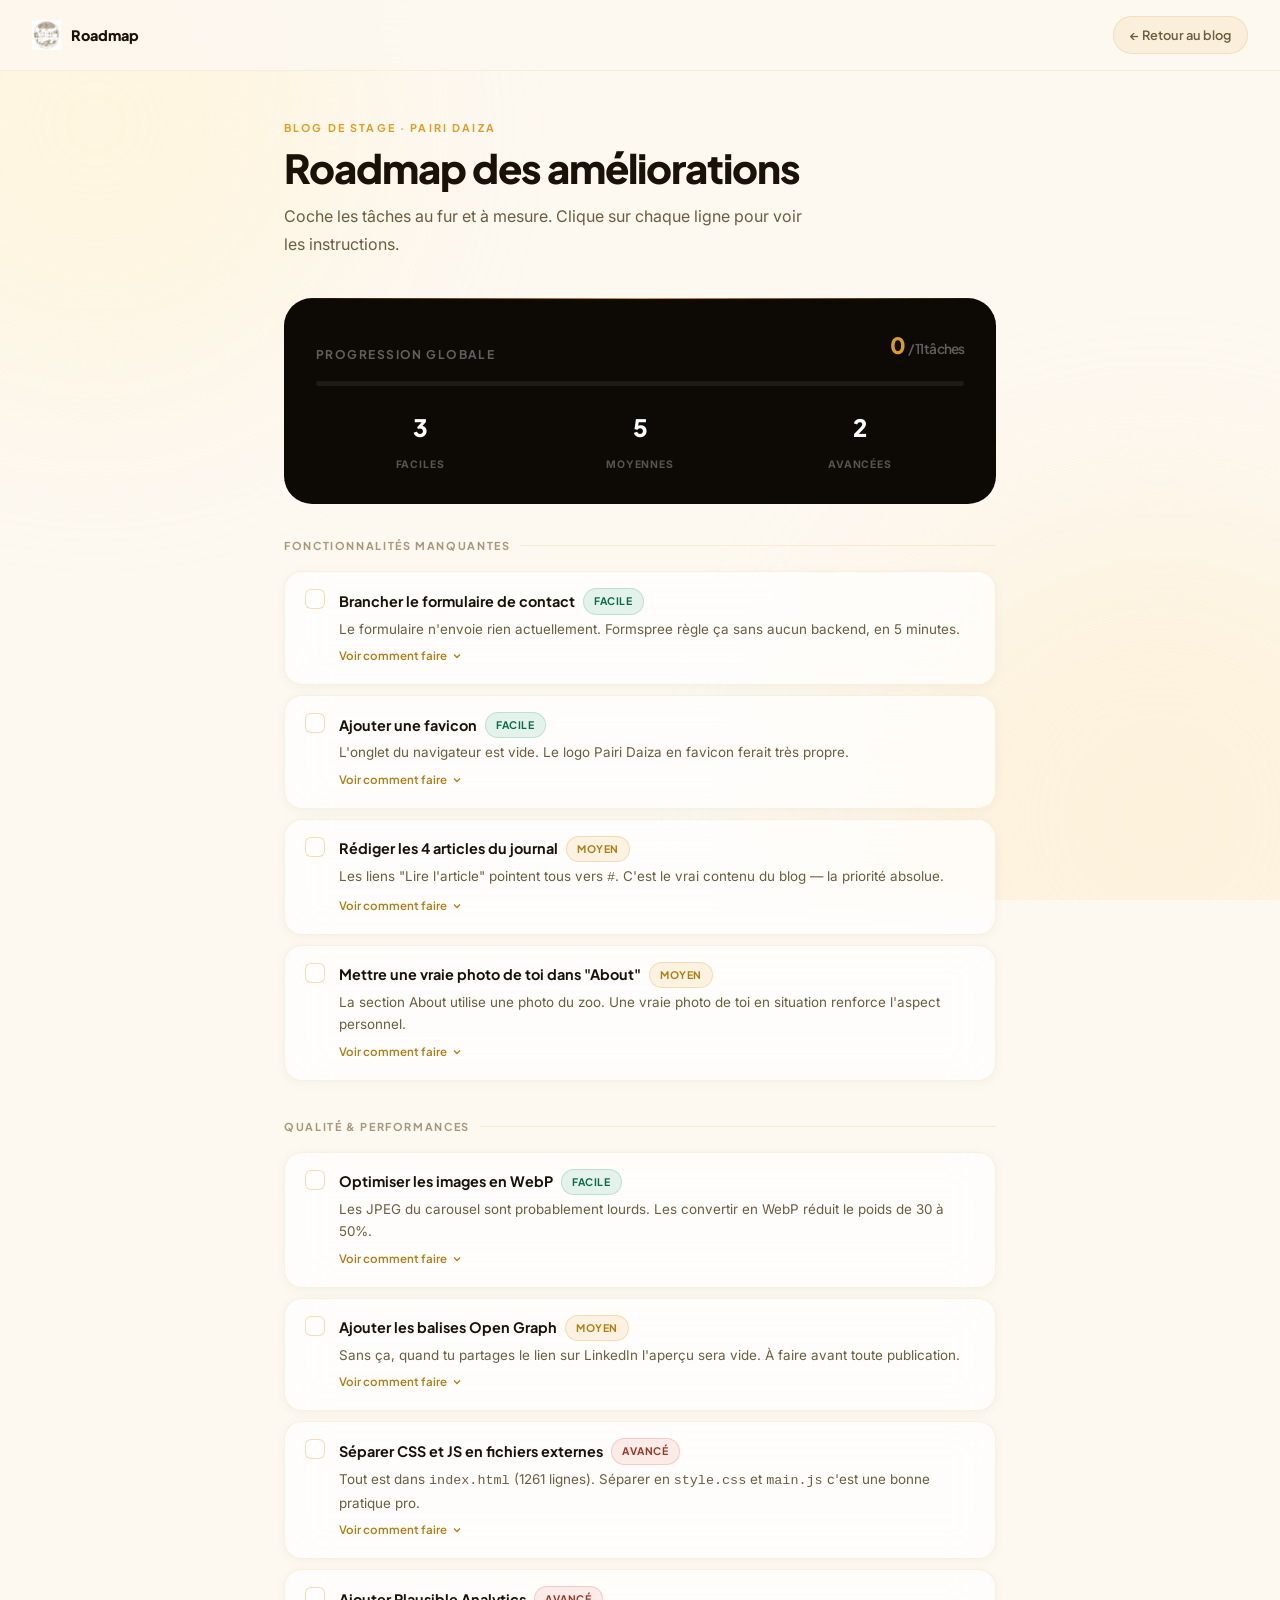
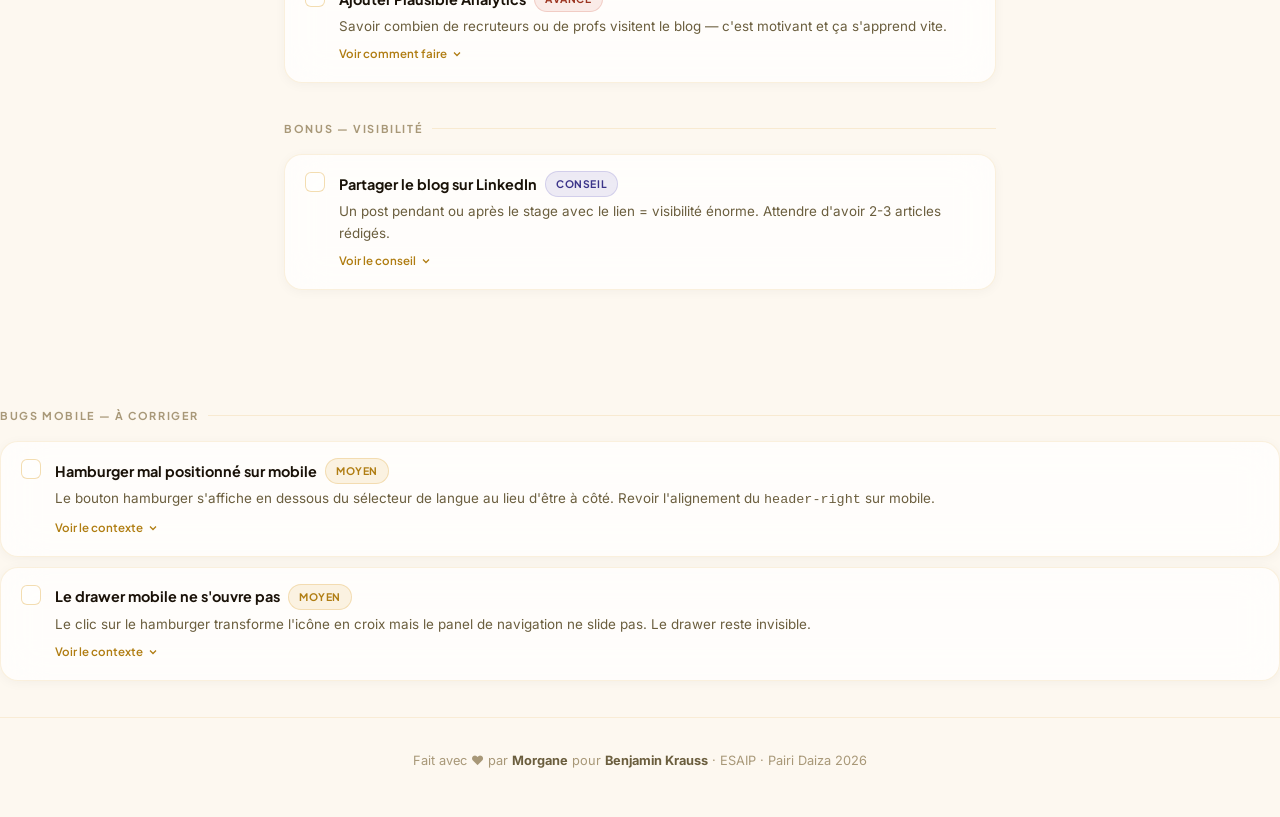
<file: roadmap.html>
<!DOCTYPE html>
<html lang="fr">
<head>
<meta charset="UTF-8" />
<meta name="viewport" content="width=device-width, initial-scale=1.0" />
<title>Roadmap — Blog de stage Pairi Daiza</title>
<link rel="preconnect" href="https://fonts.googleapis.com" />
<link rel="preconnect" href="https://fonts.gstatic.com" crossorigin />
<link href="https://fonts.googleapis.com/css2?family=Inter:wght@300;400;500&family=Plus+Jakarta+Sans:wght@400;600;700;800&display=swap" rel="stylesheet" />
<style>
:root {
  --gold: #DC9D23;
  --gold-dark: #b07d12;
  --gold-light: #e8b84b;
  --gold-dim: rgba(220,157,35,0.10);
  --ink: #1a1208;
  --muted: #6b5e3e;
  --faint: #a89878;
  --cream: #fdf8f0;
  --dark: #0d0a05;
  --glass: rgba(255,255,255,0.72);
  --glass-b: rgba(220,157,35,0.14);
  --font-h: 'Plus Jakarta Sans', system-ui, sans-serif;
  --font-b: 'Inter', system-ui, sans-serif;
  --r-sm: 10px;
  --r-md: 18px;
  --r-lg: 28px;
  --r-pill: 999px;
  --t: 0.35s cubic-bezier(0.16,1,0.3,1);
  --t-fast: 0.18s cubic-bezier(0.16,1,0.3,1);
}

*, *::before, *::after { box-sizing: border-box; margin: 0; padding: 0; }
html { scroll-behavior: smooth; font-size: 16px; }
body {
  font-family: var(--font-b);
  color: var(--ink);
  background: var(--cream);
  line-height: 1.75;
  overflow-x: hidden;
  -webkit-font-smoothing: antialiased;
}

h1,h2,h3,h4 { font-family: var(--font-h); letter-spacing: -0.025em; }
img { display: block; max-width: 100%; }
ul { list-style: none; }
a { color: inherit; text-decoration: none; }
button { font-family: inherit; border: none; background: none; cursor: pointer; }
::selection { background: var(--gold); color: #fff; }
:focus-visible { outline: 2px solid var(--gold); outline-offset: 3px; border-radius: 4px; }
::-webkit-scrollbar { width: 5px; }
::-webkit-scrollbar-track { background: var(--cream); }
::-webkit-scrollbar-thumb { background: #e8d5a8; border-radius: 5px; }
::-webkit-scrollbar-thumb:hover { background: var(--gold); }

/* BG */
.bg-mesh { position: fixed; inset: 0; z-index: -1; background: var(--cream); overflow: hidden; }
.blob { position: absolute; filter: blur(100px); opacity: 0.48; border-radius: 50%; animation: drift 22s infinite alternate cubic-bezier(0.4,0,0.2,1); }
.blob-1 { width: 500px; height: 500px; background: #fff3cd; top: -14%; left: -12%; }
.blob-2 { width: 600px; height: 600px; background: #fdecc8; bottom: -24%; right: -14%; animation-delay: -6s; }
@keyframes drift { 0% { transform: translate(0,0) scale(1); } 100% { transform: translate(60px,80px) scale(1.12); } }

/* HEADER */
.site-header {
  position: sticky; top: 0; z-index: 100;
  background: rgba(253,248,240,0.9); backdrop-filter: blur(24px);
  border-bottom: 1px solid rgba(220,157,35,0.12);
  padding: 1rem 2rem;
  display: flex; align-items: center; justify-content: space-between; gap: 1rem;
}
.header-left { display: flex; align-items: center; gap: 10px; }
.header-left img { height: 30px; }
.header-left span { font-family: var(--font-h); font-weight: 800; font-size: 0.9rem; color: var(--ink); }
.back-link {
  font-family: var(--font-h); font-size: 0.8rem; font-weight: 600;
  color: var(--muted); padding: 7px 16px; border-radius: var(--r-pill);
  border: 1px solid rgba(220,157,35,0.2); background: var(--gold-dim);
  transition: background var(--t-fast), color var(--t-fast);
}
.back-link:hover { background: rgba(220,157,35,0.18); color: var(--ink); }

/* LAYOUT */
.container { max-width: 760px; margin: 0 auto; padding: 3rem 1.5rem 5rem; }

/* HERO SECTION */
.page-hero { margin-bottom: 2.5rem; }
.page-eyebrow {
  font-family: var(--font-h); font-size: 0.67rem; font-weight: 700;
  letter-spacing: 0.2em; text-transform: uppercase; color: var(--gold);
  margin-bottom: 0.5rem;
}
.page-title { font-size: clamp(1.8rem, 4vw, 2.5rem); font-weight: 800; color: var(--ink); line-height: 1.1; margin-bottom: 0.75rem; }
.page-desc { color: var(--muted); font-size: 1rem; max-width: 520px; }

/* PROGRESS */
.progress-card {
  background: var(--dark); border-radius: var(--r-lg); padding: 1.75rem 2rem;
  margin-bottom: 2rem; position: relative; overflow: hidden;
}
.progress-card::before {
  content: ''; position: absolute; top: 0; left: 0; right: 0; height: 1px;
  background: linear-gradient(90deg, transparent, var(--gold), transparent);
}
.progress-top { display: flex; justify-content: space-between; align-items: flex-end; margin-bottom: 1rem; }
.progress-title { font-family: var(--font-h); font-size: 0.75rem; font-weight: 700; letter-spacing: 0.12em; text-transform: uppercase; color: rgba(255,255,255,0.35); }
.progress-count { font-family: var(--font-h); font-size: 1.4rem; font-weight: 800; color: var(--gold); letter-spacing: -0.04em; }
.progress-count span { font-size: 0.85rem; color: rgba(255,255,255,0.35); font-weight: 600; }
.progress-bar-wrap { background: rgba(255,255,255,0.07); border-radius: 999px; height: 5px; overflow: hidden; margin-bottom: 1.25rem; }
.progress-bar { height: 100%; border-radius: 999px; background: linear-gradient(90deg, var(--gold), var(--gold-light)); transition: width 0.5s cubic-bezier(0.16,1,0.3,1); width: 0%; }
.stats-row { display: grid; grid-template-columns: repeat(3, 1fr); gap: 0.75rem; }
.stat { text-align: center; }
.stat-num { font-family: var(--font-h); font-size: 1.5rem; font-weight: 800; color: #fff; display: block; letter-spacing: -0.04em; }
.stat-lbl { font-size: 0.65rem; font-weight: 700; letter-spacing: 0.08em; text-transform: uppercase; color: rgba(255,255,255,0.3); }

/* SECTIONS */
.section { margin-bottom: 2.25rem; }
.section-label {
  font-family: var(--font-h); font-size: 0.68rem; font-weight: 700;
  letter-spacing: 0.15em; text-transform: uppercase; color: var(--faint);
  display: flex; align-items: center; gap: 10px; margin-bottom: 1rem;
}
.section-label::after { content: ''; flex: 1; height: 1px; background: rgba(220,157,35,0.15); }

/* TASK */
.task {
  background: var(--glass); backdrop-filter: blur(20px);
  border: 1px solid var(--glass-b); border-radius: var(--r-md);
  margin-bottom: 0.625rem; overflow: hidden;
  transition: border-color var(--t), box-shadow var(--t);
  box-shadow: 0 2px 12px rgba(26,18,8,0.04);
}
.task:hover { border-color: rgba(220,157,35,0.3); box-shadow: 0 8px 28px rgba(26,18,8,0.08); }
.task.done { opacity: 0.55; }
.task.done .task-title { text-decoration: line-through; color: var(--faint); }

.task-header {
  display: flex; align-items: flex-start; gap: 14px;
  padding: 1rem 1.25rem; cursor: pointer;
}

/* CHECKBOX */
.checkbox {
  width: 20px; height: 20px; border-radius: 6px; flex-shrink: 0;
  border: 1.5px solid rgba(220,157,35,0.35);
  display: flex; align-items: center; justify-content: center;
  margin-top: 1px; transition: background var(--t-fast), border-color var(--t-fast);
  background: rgba(255,255,255,0.5);
}
.checkbox.checked { background: var(--gold); border-color: var(--gold); }
.checkbox svg { display: none; }
.checkbox.checked svg { display: block; }

.task-body { flex: 1; min-width: 0; }
.task-top { display: flex; align-items: center; gap: 8px; flex-wrap: wrap; margin-bottom: 3px; }
.task-title { font-family: var(--font-h); font-size: 0.9rem; font-weight: 700; color: var(--ink); }

/* BADGES */
.badge {
  font-size: 0.65rem; padding: 3px 10px; border-radius: var(--r-pill);
  font-family: var(--font-h); font-weight: 700; letter-spacing: 0.06em; text-transform: uppercase; flex-shrink: 0;
}
.badge-easy { background: rgba(29,158,117,0.12); color: #0a6b48; border: 1px solid rgba(29,158,117,0.2); }
.badge-medium { background: rgba(220,157,35,0.12); color: var(--gold-dark); border: 1px solid rgba(220,157,35,0.25); }
.badge-hard { background: rgba(200,60,40,0.09); color: #9c3521; border: 1px solid rgba(200,60,40,0.18); }
.badge-tip { background: rgba(83,74,183,0.1); color: #3c3489; border: 1px solid rgba(83,74,183,0.18); }

.task-desc { font-size: 0.84rem; color: var(--muted); line-height: 1.65; }
.task-toggle {
  font-size: 0.72rem; color: var(--gold-dark); font-family: var(--font-h); font-weight: 600;
  margin-top: 0.4rem; display: inline-flex; align-items: center; gap: 4px;
  transition: gap var(--t-fast);
}
.task-toggle svg { width: 12px; height: 12px; transition: transform var(--t-fast); }
.task-toggle.open svg { transform: rotate(180deg); }

/* EXPANDED */
.task-expanded {
  display: none; padding: 0 1.25rem 1rem 3.5rem;
}
.task-expanded.open { display: block; }
.expand-inner {
  padding: 1rem 1.1rem;
  background: rgba(255,255,255,0.55);
  border-radius: var(--r-sm);
  border-left: 2.5px solid var(--gold);
}
.expand-inner p { font-size: 0.84rem; color: var(--muted); line-height: 1.75; margin-bottom: 0.5rem; }
.expand-inner p:last-child { margin-bottom: 0; }
.expand-inner a { color: var(--gold-dark); text-decoration: underline; font-weight: 600; }
.expand-inner a:hover { color: var(--gold); }
.expand-inner code {
  font-family: 'Courier New', monospace; font-size: 0.78rem;
  background: rgba(220,157,35,0.08); padding: 2px 7px;
  border-radius: 5px; border: 1px solid rgba(220,157,35,0.2);
  color: var(--gold-dark); word-break: break-all;
}

/* FOOTER */
footer {
  text-align: center; padding: 2rem 1.5rem 3rem;
  border-top: 1px solid rgba(220,157,35,0.12); margin-top: 2rem;
}
footer p { font-size: 0.8rem; color: var(--faint); }
footer strong { color: var(--muted); }

@media (max-width: 600px) {
  .site-header { padding: 0.875rem 1.25rem; }
  .container { padding: 2rem 1rem 4rem; }
  .progress-card { padding: 1.25rem; }
  .task-header { padding: 0.875rem 1rem; }
  .task-expanded { padding: 0 1rem 0.875rem 1rem; }
}
</style>
</head>
<body>

<div class="bg-mesh" aria-hidden="true">
  <div class="blob blob-1"></div>
  <div class="blob blob-2"></div>
</div>

<header class="site-header">
  <div class="header-left">
    <img src="photo/logo.png" alt="Pairi Daiza" />
    <span>Roadmap</span>
  </div>
  <a href="index.html" class="back-link">← Retour au blog</a>
</header>

<div class="container">

  <div class="page-hero">
    <p class="page-eyebrow">Blog de stage · Pairi Daiza</p>
    <h1 class="page-title">Roadmap des améliorations</h1>
    <p class="page-desc">Coche les tâches au fur et à mesure. Clique sur chaque ligne pour voir les instructions.</p>
  </div>

  <!-- PROGRESS -->
  <div class="progress-card">
    <div class="progress-top">
      <span class="progress-title">Progression globale</span>
      <span class="progress-count" id="countDisplay">0 <span>/ 9 tâches</span></span>
    </div>
    <div class="progress-bar-wrap">
      <div class="progress-bar" id="progressBar"></div>
    </div>
    <div class="stats-row">
      <div class="stat"><span class="stat-num" id="s-easy">0</span><span class="stat-lbl">Faciles</span></div>
      <div class="stat"><span class="stat-num" id="s-medium">0</span><span class="stat-lbl">Moyennes</span></div>
      <div class="stat"><span class="stat-num" id="s-hard">0</span><span class="stat-lbl">Avancées</span></div>
    </div>
  </div>

  <!-- SECTION 1 -->
  <div class="section">
    <div class="section-label">Fonctionnalités manquantes</div>

    <div class="task" data-diff="easy" data-id="t1">
      <div class="task-header" onclick="toggleExpand('t1')">
        <div class="checkbox" id="cb-t1" onclick="toggleDone(event,'t1')">
          <svg viewBox="0 0 12 12" fill="none" stroke="#fff" stroke-width="2" stroke-linecap="round" stroke-linejoin="round"><polyline points="2 6 5 9 10 3"/></svg>
        </div>
        <div class="task-body">
          <div class="task-top">
            <span class="task-title">Brancher le formulaire de contact</span>
            <span class="badge badge-easy">Facile</span>
          </div>
          <p class="task-desc">Le formulaire n'envoie rien actuellement. Formspree règle ça sans aucun backend, en 5 minutes.</p>
          <span class="task-toggle" id="tg-t1">Voir comment faire <svg viewBox="0 0 24 24" fill="none" stroke="currentColor" stroke-width="2.5"><polyline points="6 9 12 15 18 9"/></svg></span>
        </div>
      </div>
      <div class="task-expanded" id="exp-t1">
        <div class="expand-inner">
          <p>1. Créer un compte gratuit sur <a href="https://formspree.io" target="_blank">formspree.io</a>.</p>
          <p>2. Créer un nouveau form → tu récupères un endpoint : <code>https://formspree.io/f/xabcdefg</code>.</p>
          <p>3. Dans <code>index.html</code>, modifier la balise form : <code>&lt;form action="https://formspree.io/f/TONID" method="POST"&gt;</code>.</p>
          <p>4. Supprimer le <code>novalidate</code> et le handler JS de submit — Formspree gère la redirection et l'email automatiquement.</p>
        </div>
      </div>
    </div>

    <div class="task" data-diff="easy" data-id="t2">
      <div class="task-header" onclick="toggleExpand('t2')">
        <div class="checkbox" id="cb-t2" onclick="toggleDone(event,'t2')">
          <svg viewBox="0 0 12 12" fill="none" stroke="#fff" stroke-width="2" stroke-linecap="round" stroke-linejoin="round"><polyline points="2 6 5 9 10 3"/></svg>
        </div>
        <div class="task-body">
          <div class="task-top">
            <span class="task-title">Ajouter une favicon</span>
            <span class="badge badge-easy">Facile</span>
          </div>
          <p class="task-desc">L'onglet du navigateur est vide. Le logo Pairi Daiza en favicon ferait très propre.</p>
          <span class="task-toggle" id="tg-t2">Voir comment faire <svg viewBox="0 0 24 24" fill="none" stroke="currentColor" stroke-width="2.5"><polyline points="6 9 12 15 18 9"/></svg></span>
        </div>
      </div>
      <div class="task-expanded" id="exp-t2">
        <div class="expand-inner">
          <p>Dans le <code>&lt;head&gt;</code> de <code>index.html</code>, ajouter :</p>
          <p><code>&lt;link rel="icon" type="image/png" href="photo/logo.png"&gt;</code></p>
          <p>Si le logo est sur fond blanc, générer une vraie <code>.ico</code> avec <a href="https://favicon.io" target="_blank">favicon.io</a> pour un meilleur rendu sur tous les navigateurs.</p>
        </div>
      </div>
    </div>

    <div class="task" data-diff="medium" data-id="t3">
      <div class="task-header" onclick="toggleExpand('t3')">
        <div class="checkbox" id="cb-t3" onclick="toggleDone(event,'t3')">
          <svg viewBox="0 0 12 12" fill="none" stroke="#fff" stroke-width="2" stroke-linecap="round" stroke-linejoin="round"><polyline points="2 6 5 9 10 3"/></svg>
        </div>
        <div class="task-body">
          <div class="task-top">
            <span class="task-title">Rédiger les 4 articles du journal</span>
            <span class="badge badge-medium">Moyen</span>
          </div>
          <p class="task-desc">Les liens "Lire l'article" pointent tous vers <code>#</code>. C'est le vrai contenu du blog — la priorité absolue.</p>
          <span class="task-toggle" id="tg-t3">Voir comment faire <svg viewBox="0 0 24 24" fill="none" stroke="currentColor" stroke-width="2.5"><polyline points="6 9 12 15 18 9"/></svg></span>
        </div>
      </div>
      <div class="task-expanded" id="exp-t3">
        <div class="expand-inner">
          <p><strong>Option simple</strong> : créer une page HTML par article (<code>article-glpi.html</code>, <code>article-zabbix.html</code>…) avec le même style CSS que le blog.</p>
          <p><strong>Option avancée</strong> : utiliser des modales — au clic, une overlay s'ouvre avec le contenu sans quitter la page.</p>
          <p>Structure suggérée pour chaque article : contexte du projet → problème rencontré → solution mise en place → ce que j'ai appris.</p>
          <p>Astuce : si tu bloques sur la rédaction, demande à Morgane de t'aider à structurer le contenu à partir de tes notes de stage.</p>
        </div>
      </div>
    </div>

    <div class="task" data-diff="medium" data-id="t4">
      <div class="task-header" onclick="toggleExpand('t4')">
        <div class="checkbox" id="cb-t4" onclick="toggleDone(event,'t4')">
          <svg viewBox="0 0 12 12" fill="none" stroke="#fff" stroke-width="2" stroke-linecap="round" stroke-linejoin="round"><polyline points="2 6 5 9 10 3"/></svg>
        </div>
        <div class="task-body">
          <div class="task-top">
            <span class="task-title">Mettre une vraie photo de toi dans "About"</span>
            <span class="badge badge-medium">Moyen</span>
          </div>
          <p class="task-desc">La section About utilise une photo du zoo. Une vraie photo de toi en situation renforce l'aspect personnel.</p>
          <span class="task-toggle" id="tg-t4">Voir comment faire <svg viewBox="0 0 24 24" fill="none" stroke="currentColor" stroke-width="2.5"><polyline points="6 9 12 15 18 9"/></svg></span>
        </div>
      </div>
      <div class="task-expanded" id="exp-t4">
        <div class="expand-inner">
          <p>Remplacer <code>photo/entrezoom.png</code> dans la section <code>.about-img-wrap</code> par ta photo.</p>
          <p>Format recommandé : orienté portrait, environ <code>400×500px</code>, JPEG compressé à 80%.</p>
          <p>Une photo en situation (au bureau ou dans le parc) est plus percutante qu'un fond neutre. Évite les selfies.</p>
        </div>
      </div>
    </div>

  </div>

  <!-- SECTION 2 -->
  <div class="section">
    <div class="section-label">Qualité & performances</div>

    <div class="task" data-diff="easy" data-id="t5">
      <div class="task-header" onclick="toggleExpand('t5')">
        <div class="checkbox" id="cb-t5" onclick="toggleDone(event,'t5')">
          <svg viewBox="0 0 12 12" fill="none" stroke="#fff" stroke-width="2" stroke-linecap="round" stroke-linejoin="round"><polyline points="2 6 5 9 10 3"/></svg>
        </div>
        <div class="task-body">
          <div class="task-top">
            <span class="task-title">Optimiser les images en WebP</span>
            <span class="badge badge-easy">Facile</span>
          </div>
          <p class="task-desc">Les JPEG du carousel sont probablement lourds. Les convertir en WebP réduit le poids de 30 à 50%.</p>
          <span class="task-toggle" id="tg-t5">Voir comment faire <svg viewBox="0 0 24 24" fill="none" stroke="currentColor" stroke-width="2.5"><polyline points="6 9 12 15 18 9"/></svg></span>
        </div>
      </div>
      <div class="task-expanded" id="exp-t5">
        <div class="expand-inner">
          <p>Outil gratuit recommandé : <a href="https://squoosh.app" target="_blank">squoosh.app</a> — drag & drop, exporte en WebP à 80% de qualité.</p>
          <p>Ajouter aussi <code>loading="lazy"</code> sur toutes les balises <code>&lt;img&gt;</code> sauf le hero (qui doit se charger immédiatement).</p>
          <p>Exemple : <code>&lt;img src="photo/ours.webp" loading="lazy" alt="Ours"&gt;</code></p>
        </div>
      </div>
    </div>

    <div class="task" data-diff="medium" data-id="t6">
      <div class="task-header" onclick="toggleExpand('t6')">
        <div class="checkbox" id="cb-t6" onclick="toggleDone(event,'t6')">
          <svg viewBox="0 0 12 12" fill="none" stroke="#fff" stroke-width="2" stroke-linecap="round" stroke-linejoin="round"><polyline points="2 6 5 9 10 3"/></svg>
        </div>
        <div class="task-body">
          <div class="task-top">
            <span class="task-title">Ajouter les balises Open Graph</span>
            <span class="badge badge-medium">Moyen</span>
          </div>
          <p class="task-desc">Sans ça, quand tu partages le lien sur LinkedIn l'aperçu sera vide. À faire avant toute publication.</p>
          <span class="task-toggle" id="tg-t6">Voir comment faire <svg viewBox="0 0 24 24" fill="none" stroke="currentColor" stroke-width="2.5"><polyline points="6 9 12 15 18 9"/></svg></span>
        </div>
      </div>
      <div class="task-expanded" id="exp-t6">
        <div class="expand-inner">
          <p>Ajouter ces 4 lignes dans le <code>&lt;head&gt;</code> de <code>index.html</code> :</p>
          <p><code>&lt;meta property="og:title" content="Benjamin Krauss | Stage Pairi Daiza"&gt;</code></p>
          <p><code>&lt;meta property="og:description" content="Blog de stage — Administrateur Systèmes & Réseaux"&gt;</code></p>
          <p><code>&lt;meta property="og:image" content="https://blog-stage-pairidaizabk.vercel.app/photo/entre.png"&gt;</code></p>
          <p><code>&lt;meta property="og:url" content="https://blog-stage-pairidaizabk.vercel.app"&gt;</code></p>
          <p>Tester le résultat sur <a href="https://www.opengraph.xyz" target="_blank">opengraph.xyz</a> après le déploiement.</p>
        </div>
      </div>
    </div>

    <div class="task" data-diff="hard" data-id="t7">
      <div class="task-header" onclick="toggleExpand('t7')">
        <div class="checkbox" id="cb-t7" onclick="toggleDone(event,'t7')">
          <svg viewBox="0 0 12 12" fill="none" stroke="#fff" stroke-width="2" stroke-linecap="round" stroke-linejoin="round"><polyline points="2 6 5 9 10 3"/></svg>
        </div>
        <div class="task-body">
          <div class="task-top">
            <span class="task-title">Séparer CSS et JS en fichiers externes</span>
            <span class="badge badge-hard">Avancé</span>
          </div>
          <p class="task-desc">Tout est dans <code>index.html</code> (1261 lignes). Séparer en <code>style.css</code> et <code>main.js</code> c'est une bonne pratique pro.</p>
          <span class="task-toggle" id="tg-t7">Voir comment faire <svg viewBox="0 0 24 24" fill="none" stroke="currentColor" stroke-width="2.5"><polyline points="6 9 12 15 18 9"/></svg></span>
        </div>
      </div>
      <div class="task-expanded" id="exp-t7">
        <div class="expand-inner">
          <p>1. Couper tout le contenu de <code>&lt;style&gt;...&lt;/style&gt;</code> → le coller dans <code>style.css</code>.</p>
          <p>2. Dans le <code>&lt;head&gt;</code>, remplacer par : <code>&lt;link rel="stylesheet" href="style.css"&gt;</code>.</p>
          <p>3. Couper le JS interne → le coller dans <code>main.js</code>, puis ajouter <code>&lt;script src="main.js"&gt;&lt;/script&gt;</code> juste avant <code>&lt;/body&gt;</code>.</p>
          <p>⚠️ Attention : les fichiers <code>style.css</code> et <code>main.js</code> existent déjà dans le repo — vérifier leur contenu avant d'écraser.</p>
        </div>
      </div>
    </div>

    <div class="task" data-diff="hard" data-id="t8">
      <div class="task-header" onclick="toggleExpand('t8')">
        <div class="checkbox" id="cb-t8" onclick="toggleDone(event,'t8')">
          <svg viewBox="0 0 12 12" fill="none" stroke="#fff" stroke-width="2" stroke-linecap="round" stroke-linejoin="round"><polyline points="2 6 5 9 10 3"/></svg>
        </div>
        <div class="task-body">
          <div class="task-top">
            <span class="task-title">Ajouter Plausible Analytics</span>
            <span class="badge badge-hard">Avancé</span>
          </div>
          <p class="task-desc">Savoir combien de recruteurs ou de profs visitent le blog — c'est motivant et ça s'apprend vite.</p>
          <span class="task-toggle" id="tg-t8">Voir comment faire <svg viewBox="0 0 24 24" fill="none" stroke="currentColor" stroke-width="2.5"><polyline points="6 9 12 15 18 9"/></svg></span>
        </div>
      </div>
      <div class="task-expanded" id="exp-t8">
        <div class="expand-inner">
          <p>Utiliser <a href="https://plausible.io" target="_blank">Plausible</a> — respectueux de la vie privée, pas de RGPD à gérer, gratuit 30 jours.</p>
          <p>Une seule ligne à ajouter dans le <code>&lt;head&gt;</code> :</p>
          <p><code>&lt;script defer data-domain="blog-stage-pairidaizabk.vercel.app" src="https://plausible.io/js/script.js"&gt;&lt;/script&gt;</code></p>
        </div>
      </div>
    </div>

  </div>

  <!-- SECTION 3 -->
  <div class="section">
    <div class="section-label">Bonus — visibilité</div>

    <div class="task" data-diff="tip" data-id="t9">
      <div class="task-header" onclick="toggleExpand('t9')">
        <div class="checkbox" id="cb-t9" onclick="toggleDone(event,'t9')">
          <svg viewBox="0 0 12 12" fill="none" stroke="#fff" stroke-width="2" stroke-linecap="round" stroke-linejoin="round"><polyline points="2 6 5 9 10 3"/></svg>
        </div>
        <div class="task-body">
          <div class="task-top">
            <span class="task-title">Partager le blog sur LinkedIn</span>
            <span class="badge badge-tip">Conseil</span>
          </div>
          <p class="task-desc">Un post pendant ou après le stage avec le lien = visibilité énorme. Attendre d'avoir 2-3 articles rédigés.</p>
          <span class="task-toggle" id="tg-t9">Voir le conseil <svg viewBox="0 0 24 24" fill="none" stroke="currentColor" stroke-width="2.5"><polyline points="6 9 12 15 18 9"/></svg></span>
        </div>
      </div>
      <div class="task-expanded" id="exp-t9">
        <div class="expand-inner">
          <p>Mentionner <strong>Pairi Daiza</strong> et <strong>ESAIP</strong> dans le post pour maximiser la portée organique.</p>
          <p>Exemple de formulation : <em>"J'ai construit ce blog pour documenter mon stage de fin d'études chez @PairiDaiza — architecture réseaux, GLPI, Zabbix…"</em></p>
          <p>Ajouter le lien en premier commentaire plutôt que dans le post lui-même — LinkedIn pénalise les posts avec des liens externes en reach.</p>
        </div>
      </div>
    </div>

  </div>

</div>

  <div class="section">
    <div class="section-label">Bugs mobile — à corriger</div>

    <div class="task" data-diff="medium" data-id="t10">
      <div class="task-header" onclick="toggleExpand('t10')">
        <div class="checkbox" id="cb-t10" onclick="toggleDone(event,'t10')">
          <svg viewBox="0 0 12 12" fill="none" stroke="#fff" stroke-width="2" stroke-linecap="round" stroke-linejoin="round"><polyline points="2 6 5 9 10 3"/></svg>
        </div>
        <div class="task-body">
          <div class="task-top">
            <span class="task-title">Hamburger mal positionné sur mobile</span>
            <span class="badge badge-medium">Moyen</span>
          </div>
          <p class="task-desc">Le bouton hamburger s'affiche en dessous du sélecteur de langue au lieu d'être à côté. Revoir l'alignement du <code>header-right</code> sur mobile.</p>
          <span class="task-toggle" id="tg-t10">Voir le contexte <svg viewBox="0 0 24 24" fill="none" stroke="currentColor" stroke-width="2.5"><polyline points="6 9 12 15 18 9"/></svg></span>
        </div>
      </div>
      <div class="task-expanded" id="exp-t10">
        <div class="expand-inner">
          <p>Le <code>.header-right</code> contient le lang switcher et le hamburger. Sur mobile, ils s'empilent verticalement au lieu d'être côte à côte.</p>
          <p>Fix : vérifier que <code>.header-right</code> a bien <code>display: flex; align-items: center; gap: 12px;</code> et que rien ne force un <code>flex-direction: column</code> sur mobile.</p>
        </div>
      </div>
    </div>

    <div class="task" data-diff="medium" data-id="t11">
      <div class="task-header" onclick="toggleExpand('t11')">
        <div class="checkbox" id="cb-t11" onclick="toggleDone(event,'t11')">
          <svg viewBox="0 0 12 12" fill="none" stroke="#fff" stroke-width="2" stroke-linecap="round" stroke-linejoin="round"><polyline points="2 6 5 9 10 3"/></svg>
        </div>
        <div class="task-body">
          <div class="task-top">
            <span class="task-title">Le drawer mobile ne s'ouvre pas</span>
            <span class="badge badge-medium">Moyen</span>
          </div>
          <p class="task-desc">Le clic sur le hamburger transforme l'icône en croix mais le panel de navigation ne slide pas. Le drawer reste invisible.</p>
          <span class="task-toggle" id="tg-t11">Voir le contexte <svg viewBox="0 0 24 24" fill="none" stroke="currentColor" stroke-width="2.5"><polyline points="6 9 12 15 18 9"/></svg></span>
        </div>
      </div>
      <div class="task-expanded" id="exp-t11">
        <div class="expand-inner">
          <p>Le <code>#mobileDrawer</code> reçoit bien la classe <code>is-open</code> (la croix apparaît), mais le panel ne s'affiche pas.</p>
          <p>Pistes : vérifier que <code>.mobile-drawer.is-open { display: block; }</code> est bien appliqué, que le <code>z-index</code> du panel est suffisant, et que l'animation <code>drawerSlideDown</code> ne cache pas le panel pendant son exécution.</p>
          <p>Alternative fiable : remplacer <code>display: none / block</code> par <code>visibility: hidden / visible</code> + <code>pointer-events: none / auto</code> pour éviter les conflits avec les animations CSS.</p>
        </div>
      </div>
    </div>

  </div>

<footer>
  <p>Fait avec ❤️ par <strong>Morgane</strong> pour <strong>Benjamin Krauss</strong> · ESAIP · Pairi Daiza 2026</p>
</footer>

<script>
const TOTAL = 11;
const state = JSON.parse(localStorage.getItem('roadmap-bk') || '{}');

function save() { localStorage.setItem('roadmap-bk', JSON.stringify(state)); }

function updateProgress() {
  const done = Object.values(state).filter(Boolean).length;
  document.getElementById('progressBar').style.width = (done / TOTAL * 100) + '%';
  document.getElementById('countDisplay').innerHTML = done + ' <span>/ ' + TOTAL + ' tâches</span>';
  const rem = { easy: 0, medium: 0, hard: 0 };
  document.querySelectorAll('.task').forEach(t => {
    if (!state[t.dataset.id]) {
      const d = t.dataset.diff;
      if (d in rem) rem[d]++;
    }
  });
  document.getElementById('s-easy').textContent = rem.easy;
  document.getElementById('s-medium').textContent = rem.medium;
  document.getElementById('s-hard').textContent = rem.hard;
}

function toggleDone(e, id) {
  e.stopPropagation();
  state[id] = !state[id];
  save();
  const cb = document.getElementById('cb-' + id);
  const task = document.querySelector('[data-id="' + id + '"]');
  cb.classList.toggle('checked', state[id]);
  task.classList.toggle('done', state[id]);
  updateProgress();
}

function toggleExpand(id) {
  const exp = document.getElementById('exp-' + id);
  const tg = document.getElementById('tg-' + id);
  const isOpen = exp.classList.contains('open');
  exp.classList.toggle('open', !isOpen);
  tg.classList.toggle('open', !isOpen);
}

document.addEventListener('DOMContentLoaded', () => {
  document.querySelectorAll('.task').forEach(t => {
    const id = t.dataset.id;
    if (state[id]) {
      document.getElementById('cb-' + id).classList.add('checked');
      t.classList.add('done');
    }
  });
  updateProgress();
});
</script>
</body>
</html>
</file>
